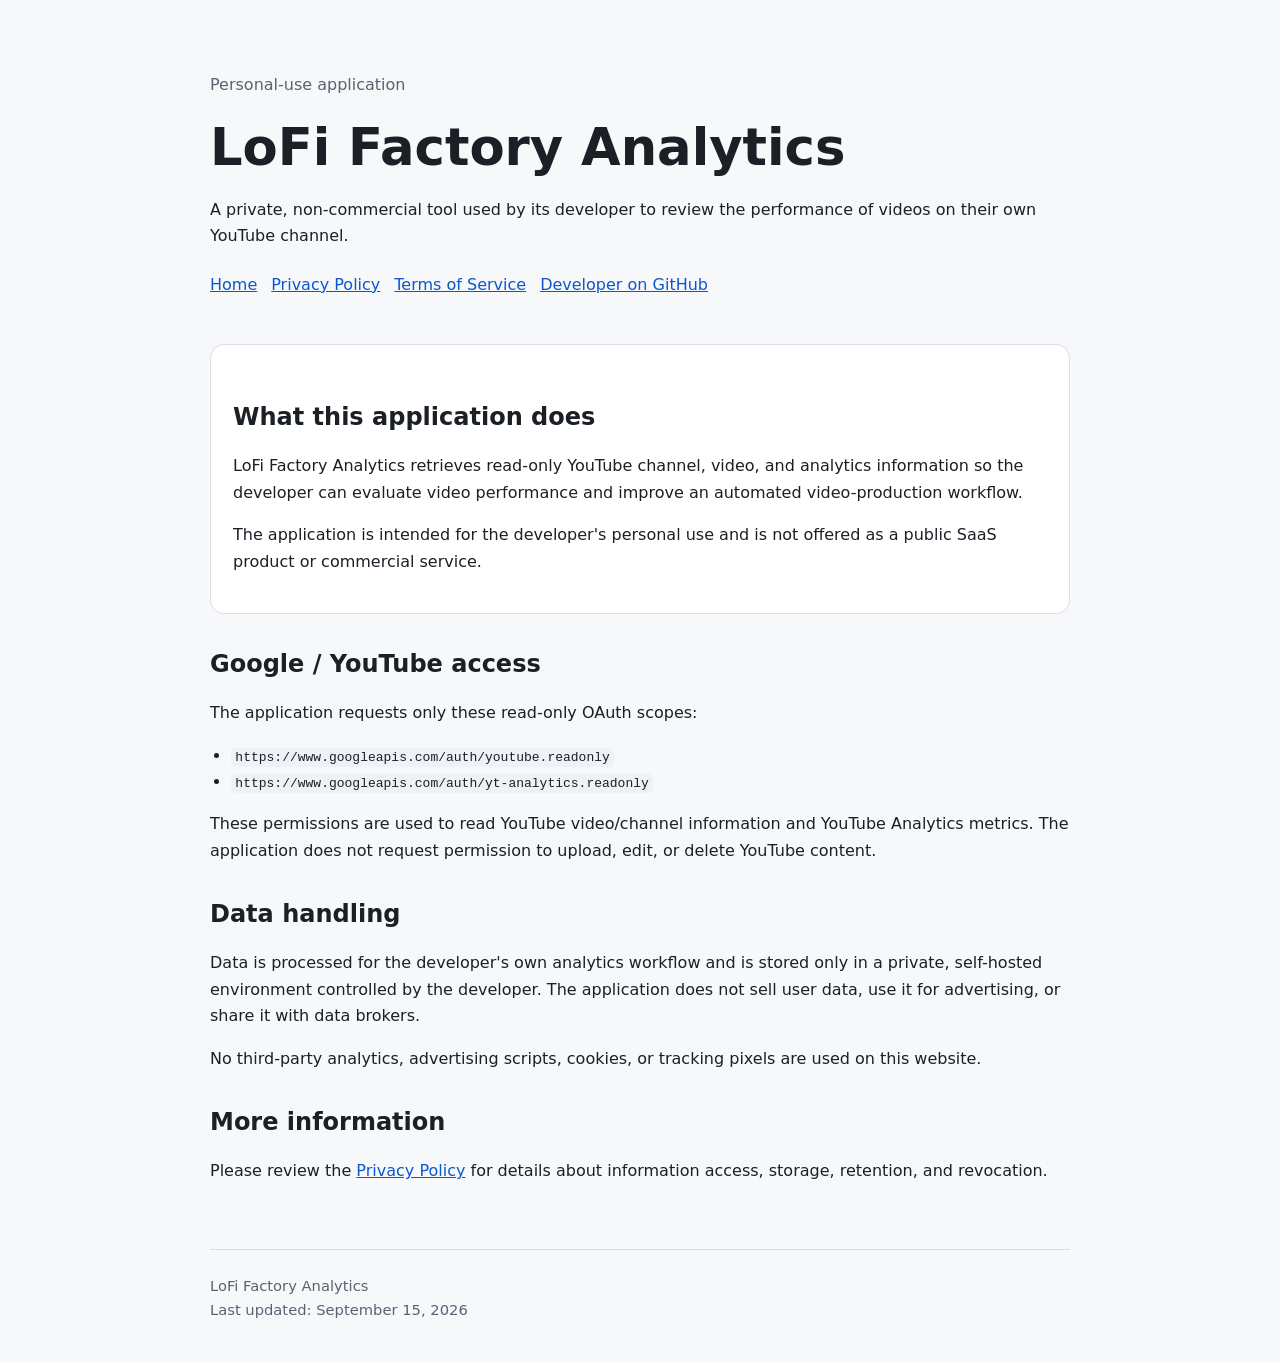
<file: index.html>
<!doctype html>
<html lang="en">
<head>
  <meta charset="utf-8">
  <meta name="viewport" content="width=device-width, initial-scale=1">
  <title>LoFi Factory Analytics</title>
  <meta name="description" content="LoFi Factory Analytics is a personal-use tool for viewing read-only YouTube channel and video analytics.">
  <link rel="stylesheet" href="styles.css">
</head>
<body>
<header>
  <p class="muted">Personal-use application</p>
  <h1>LoFi Factory Analytics</h1>
  <p>A private, non-commercial tool used by its developer to review the performance of videos on their own YouTube channel.</p>
  <nav>
    <a href="./">Home</a>
    <a href="privacy.html">Privacy Policy</a>
    <a href="terms.html">Terms of Service</a>
    <a href="https://github.com/riku48698928-ops">Developer on GitHub</a>
  </nav>
</header>
<main>
  <section class="card">
    <h2>What this application does</h2>
    <p>LoFi Factory Analytics retrieves read-only YouTube channel, video, and analytics information so the developer can evaluate video performance and improve an automated video-production workflow.</p>
    <p>The application is intended for the developer's personal use and is not offered as a public SaaS product or commercial service.</p>
  </section>
  <section>
    <h2>Google / YouTube access</h2>
    <p>The application requests only these read-only OAuth scopes:</p>
    <ul>
      <li><code>https://www.googleapis.com/auth/youtube.readonly</code></li>
      <li><code>https://www.googleapis.com/auth/yt-analytics.readonly</code></li>
    </ul>
    <p>These permissions are used to read YouTube video/channel information and YouTube Analytics metrics. The application does not request permission to upload, edit, or delete YouTube content.</p>
  </section>
  <section>
    <h2>Data handling</h2>
    <p>Data is processed for the developer's own analytics workflow and is stored only in a private, self-hosted environment controlled by the developer. The application does not sell user data, use it for advertising, or share it with data brokers.</p>
    <p>No third-party analytics, advertising scripts, cookies, or tracking pixels are used on this website.</p>
  </section>
  <section>
    <h2>More information</h2>
    <p>Please review the <a href="privacy.html">Privacy Policy</a> for details about information access, storage, retention, and revocation.</p>
  </section>
</main>
<footer>
  <div>LoFi Factory Analytics</div>
  <div>Last updated: September 15, 2026</div>
</footer>
</body>
</html>
</file>
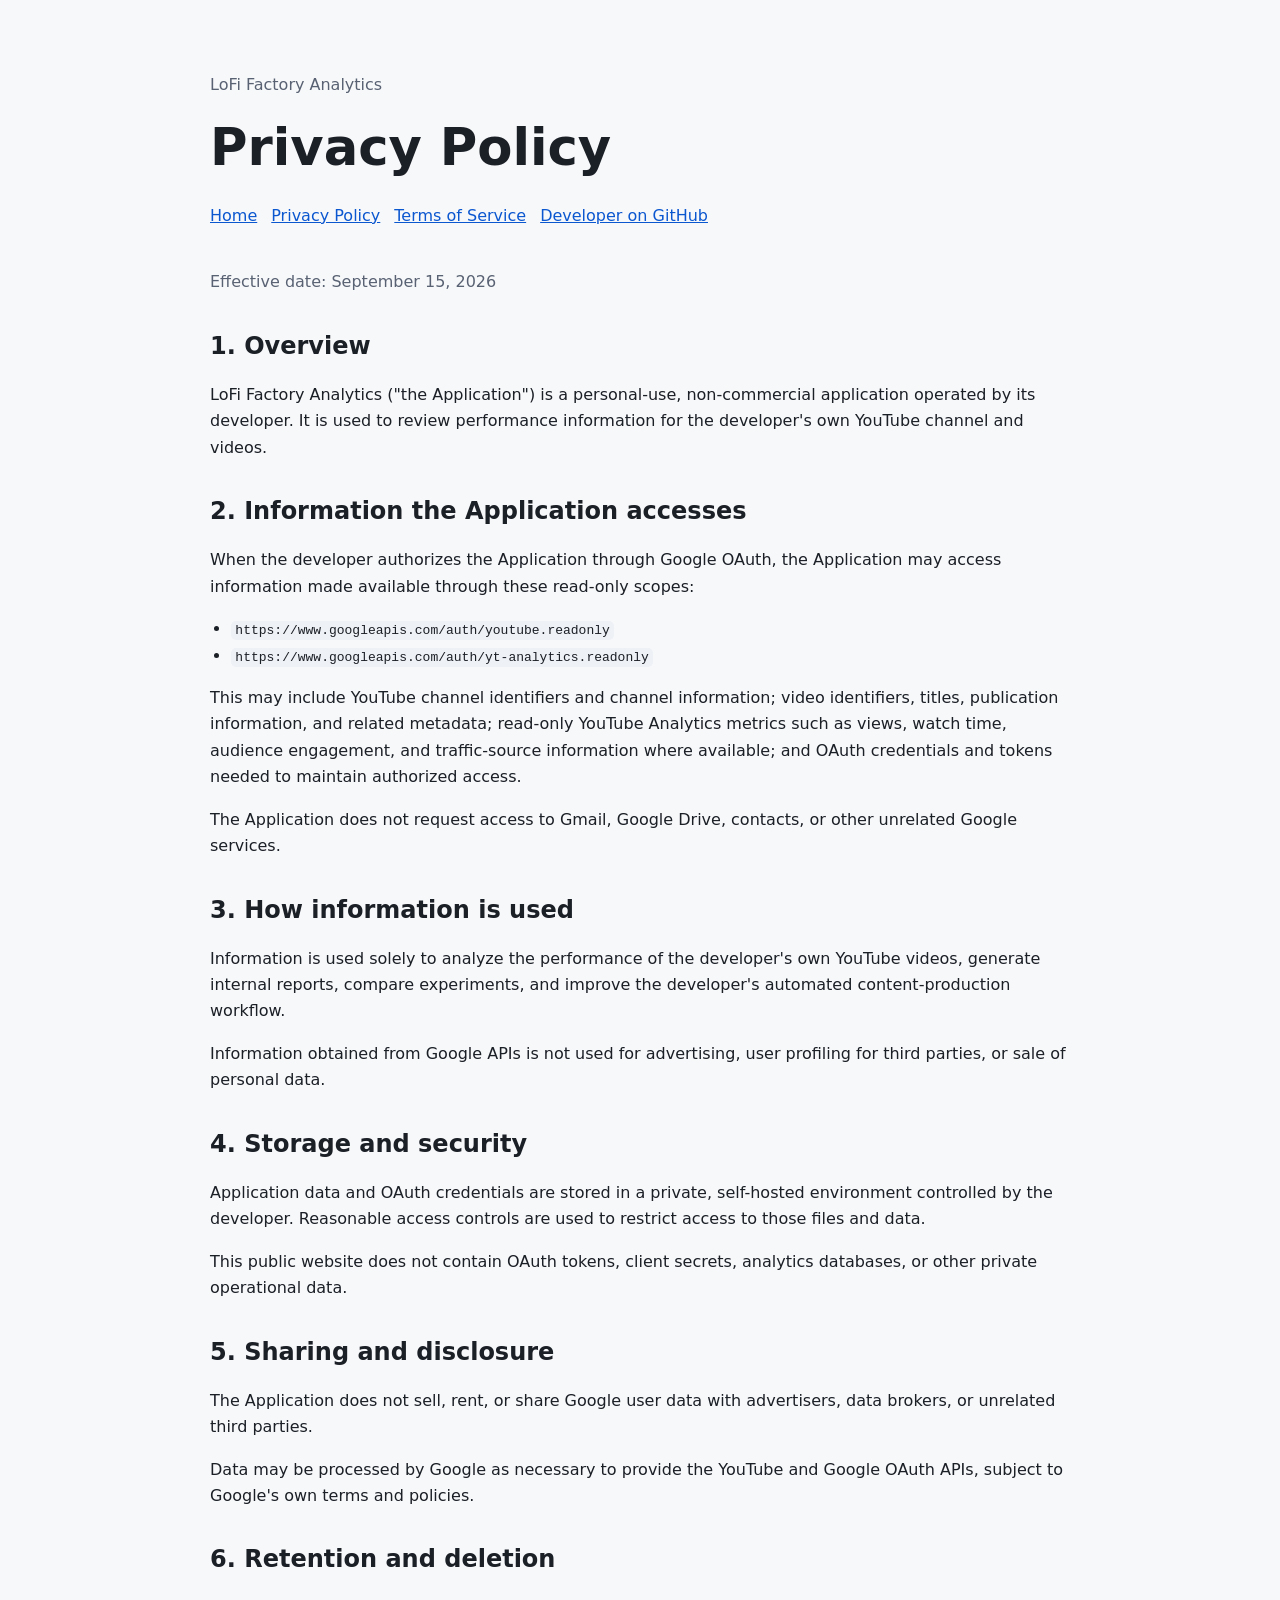
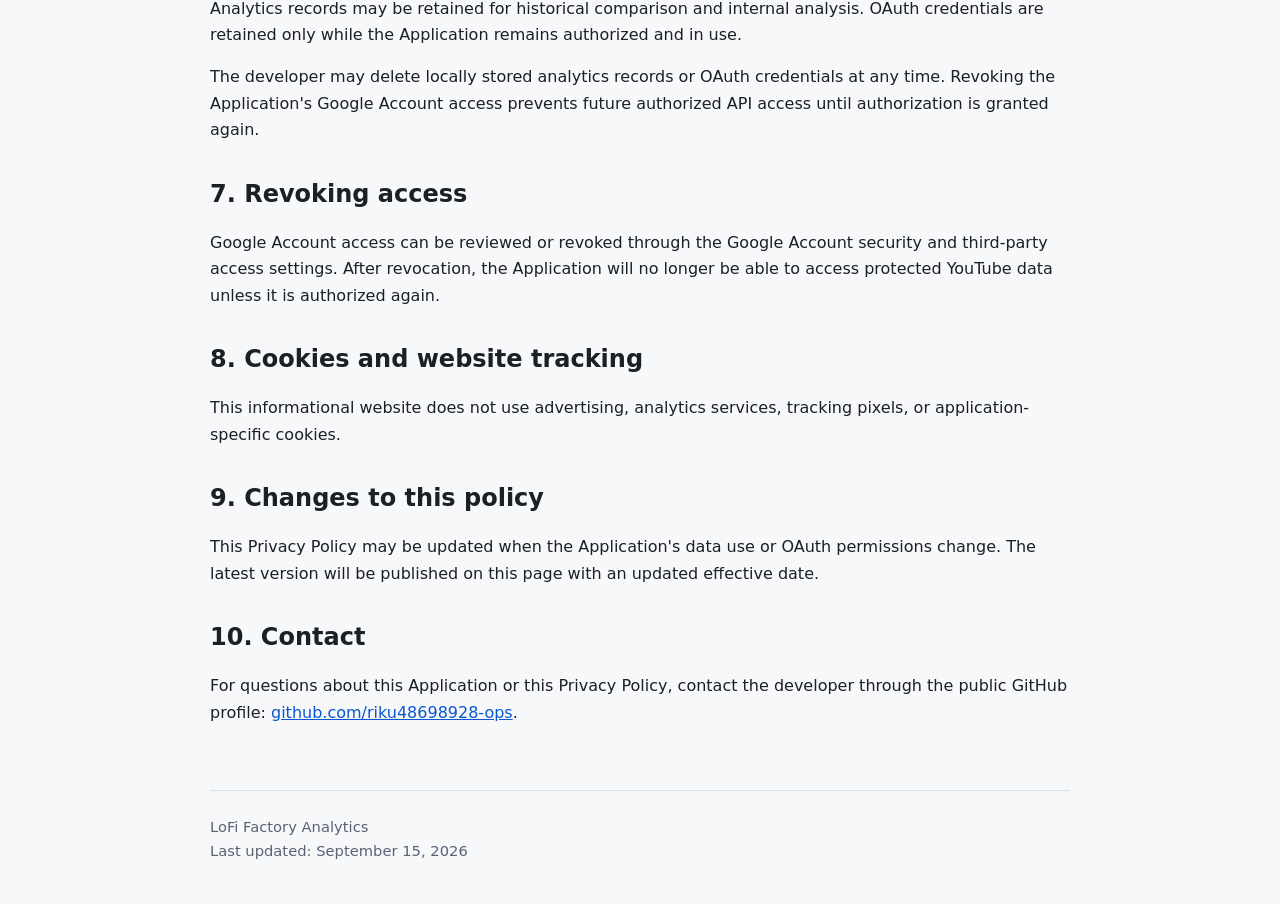
<file: privacy.html>
<!doctype html>
<html lang="en">
<head>
  <meta charset="utf-8">
  <meta name="viewport" content="width=device-width, initial-scale=1">
  <title>Privacy Policy | LoFi Factory Analytics</title>
  <meta name="description" content="Privacy Policy for LoFi Factory Analytics.">
  <link rel="stylesheet" href="styles.css">
</head>
<body>
<header>
  <p class="muted">LoFi Factory Analytics</p>
  <h1>Privacy Policy</h1>
  <nav>
    <a href="./">Home</a>
    <a href="privacy.html">Privacy Policy</a>
    <a href="terms.html">Terms of Service</a>
    <a href="https://github.com/riku48698928-ops">Developer on GitHub</a>
  </nav>
</header>
<main>
  <p class="muted">Effective date: September 15, 2026</p>
  <section><h2>1. Overview</h2><p>LoFi Factory Analytics ("the Application") is a personal-use, non-commercial application operated by its developer. It is used to review performance information for the developer's own YouTube channel and videos.</p></section>
  <section><h2>2. Information the Application accesses</h2><p>When the developer authorizes the Application through Google OAuth, the Application may access information made available through these read-only scopes:</p><ul><li><code>https://www.googleapis.com/auth/youtube.readonly</code></li><li><code>https://www.googleapis.com/auth/yt-analytics.readonly</code></li></ul><p>This may include YouTube channel identifiers and channel information; video identifiers, titles, publication information, and related metadata; read-only YouTube Analytics metrics such as views, watch time, audience engagement, and traffic-source information where available; and OAuth credentials and tokens needed to maintain authorized access.</p><p>The Application does not request access to Gmail, Google Drive, contacts, or other unrelated Google services.</p></section>
  <section><h2>3. How information is used</h2><p>Information is used solely to analyze the performance of the developer's own YouTube videos, generate internal reports, compare experiments, and improve the developer's automated content-production workflow.</p><p>Information obtained from Google APIs is not used for advertising, user profiling for third parties, or sale of personal data.</p></section>
  <section><h2>4. Storage and security</h2><p>Application data and OAuth credentials are stored in a private, self-hosted environment controlled by the developer. Reasonable access controls are used to restrict access to those files and data.</p><p>This public website does not contain OAuth tokens, client secrets, analytics databases, or other private operational data.</p></section>
  <section><h2>5. Sharing and disclosure</h2><p>The Application does not sell, rent, or share Google user data with advertisers, data brokers, or unrelated third parties.</p><p>Data may be processed by Google as necessary to provide the YouTube and Google OAuth APIs, subject to Google's own terms and policies.</p></section>
  <section><h2>6. Retention and deletion</h2><p>Analytics records may be retained for historical comparison and internal analysis. OAuth credentials are retained only while the Application remains authorized and in use.</p><p>The developer may delete locally stored analytics records or OAuth credentials at any time. Revoking the Application's Google Account access prevents future authorized API access until authorization is granted again.</p></section>
  <section><h2>7. Revoking access</h2><p>Google Account access can be reviewed or revoked through the Google Account security and third-party access settings. After revocation, the Application will no longer be able to access protected YouTube data unless it is authorized again.</p></section>
  <section><h2>8. Cookies and website tracking</h2><p>This informational website does not use advertising, analytics services, tracking pixels, or application-specific cookies.</p></section>
  <section><h2>9. Changes to this policy</h2><p>This Privacy Policy may be updated when the Application's data use or OAuth permissions change. The latest version will be published on this page with an updated effective date.</p></section>
  <section><h2>10. Contact</h2><p>For questions about this Application or this Privacy Policy, contact the developer through the public GitHub profile: <a href="https://github.com/riku48698928-ops">github.com/riku48698928-ops</a>.</p></section>
</main>
<footer><div>LoFi Factory Analytics</div><div>Last updated: September 15, 2026</div></footer>
</body>
</html>
</file>
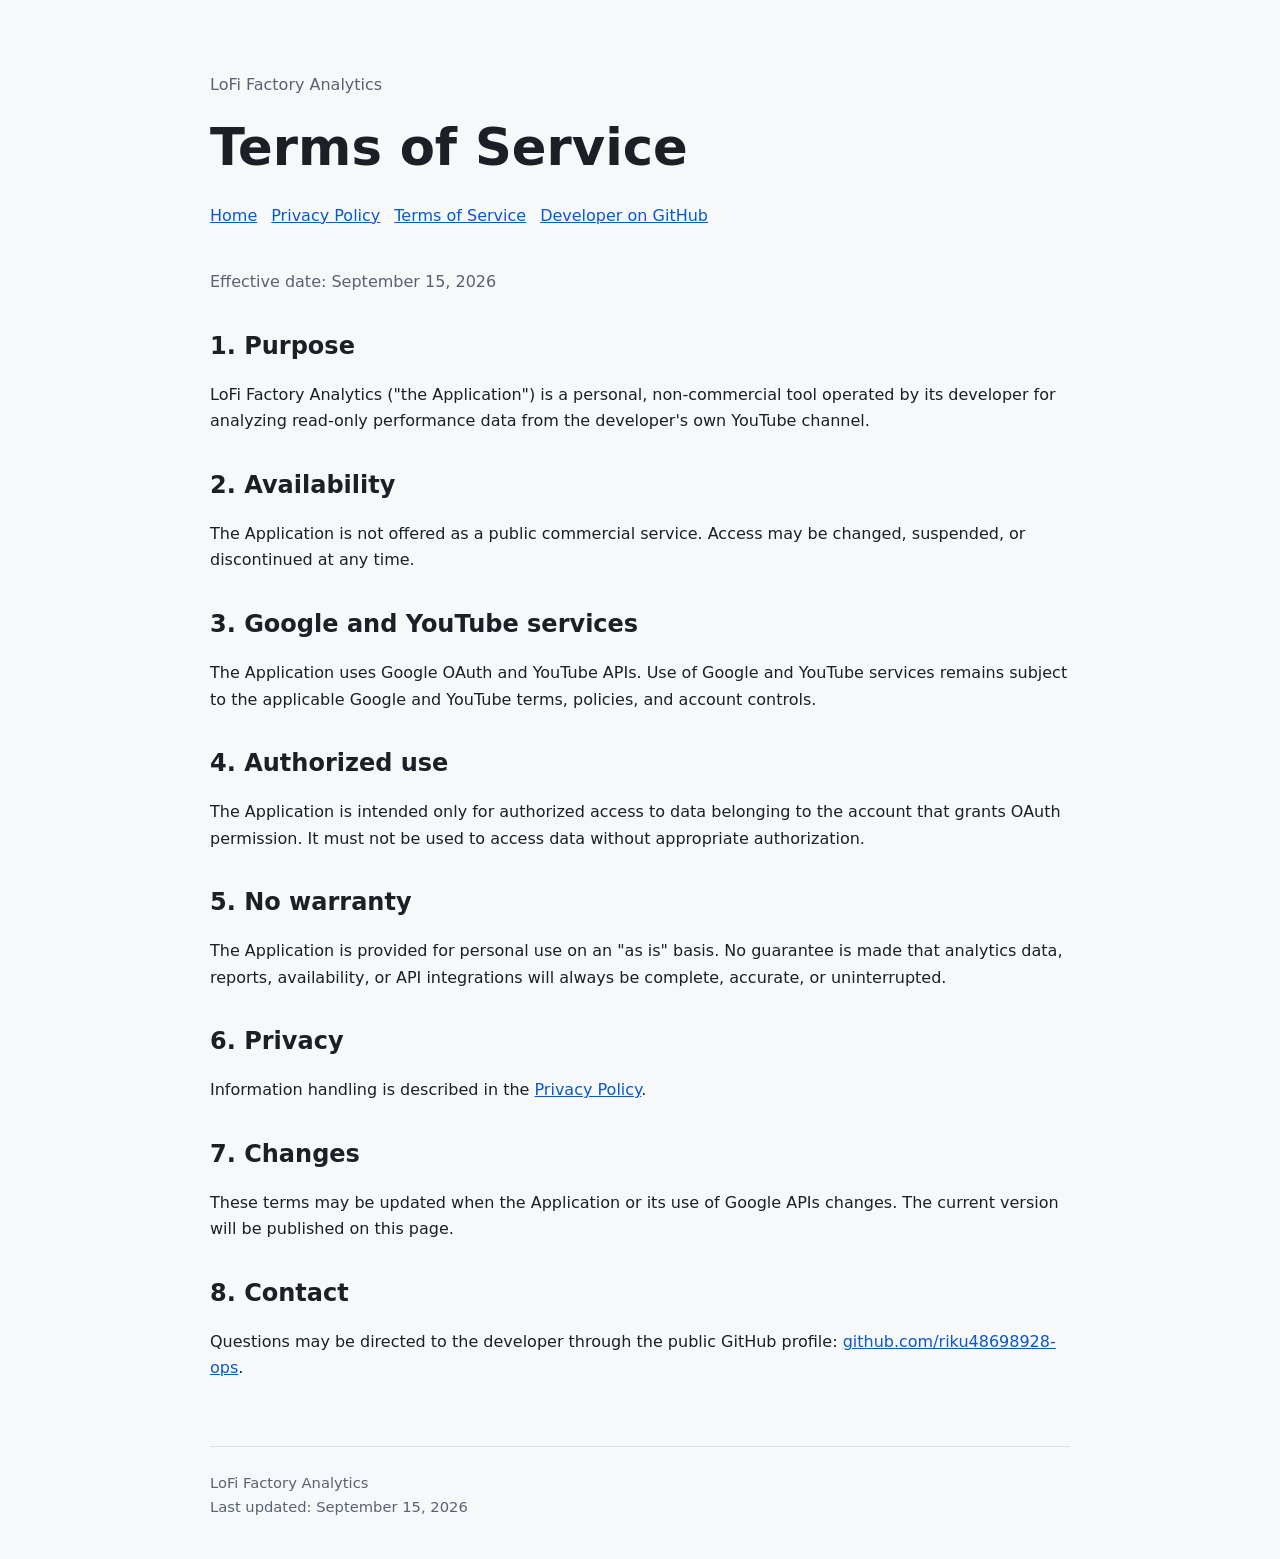
<file: terms.html>
<!doctype html>
<html lang="en">
<head>
  <meta charset="utf-8">
  <meta name="viewport" content="width=device-width, initial-scale=1">
  <title>Terms of Service | LoFi Factory Analytics</title>
  <meta name="description" content="Terms of Service for LoFi Factory Analytics.">
  <link rel="stylesheet" href="styles.css">
</head>
<body>
<header>
  <p class="muted">LoFi Factory Analytics</p>
  <h1>Terms of Service</h1>
  <nav>
    <a href="./">Home</a>
    <a href="privacy.html">Privacy Policy</a>
    <a href="terms.html">Terms of Service</a>
    <a href="https://github.com/riku48698928-ops">Developer on GitHub</a>
  </nav>
</header>
<main>
  <p class="muted">Effective date: September 15, 2026</p>
  <section><h2>1. Purpose</h2><p>LoFi Factory Analytics ("the Application") is a personal, non-commercial tool operated by its developer for analyzing read-only performance data from the developer's own YouTube channel.</p></section>
  <section><h2>2. Availability</h2><p>The Application is not offered as a public commercial service. Access may be changed, suspended, or discontinued at any time.</p></section>
  <section><h2>3. Google and YouTube services</h2><p>The Application uses Google OAuth and YouTube APIs. Use of Google and YouTube services remains subject to the applicable Google and YouTube terms, policies, and account controls.</p></section>
  <section><h2>4. Authorized use</h2><p>The Application is intended only for authorized access to data belonging to the account that grants OAuth permission. It must not be used to access data without appropriate authorization.</p></section>
  <section><h2>5. No warranty</h2><p>The Application is provided for personal use on an "as is" basis. No guarantee is made that analytics data, reports, availability, or API integrations will always be complete, accurate, or uninterrupted.</p></section>
  <section><h2>6. Privacy</h2><p>Information handling is described in the <a href="privacy.html">Privacy Policy</a>.</p></section>
  <section><h2>7. Changes</h2><p>These terms may be updated when the Application or its use of Google APIs changes. The current version will be published on this page.</p></section>
  <section><h2>8. Contact</h2><p>Questions may be directed to the developer through the public GitHub profile: <a href="https://github.com/riku48698928-ops">github.com/riku48698928-ops</a>.</p></section>
</main>
<footer><div>LoFi Factory Analytics</div><div>Last updated: September 15, 2026</div></footer>
</body>
</html>
</file>
<file: styles.css>
:root {
  color-scheme: light dark;
  --bg: #0f1115;
  --panel: #171a21;
  --text: #e8ebf0;
  --muted: #aab2c0;
  --border: #2c3240;
  --accent: #8ab4f8;
  --max: 860px;
}
* { box-sizing: border-box; }
html { font-family: system-ui, -apple-system, BlinkMacSystemFont, "Segoe UI", "Noto Sans JP", sans-serif; line-height: 1.65; }
body { margin: 0; background: var(--bg); color: var(--text); }
header, main, footer { width: min(calc(100% - 32px), var(--max)); margin-inline: auto; }
header { padding: 56px 0 24px; }
main { padding-bottom: 48px; }
footer { border-top: 1px solid var(--border); padding: 24px 0 40px; color: var(--muted); font-size: 0.92rem; }
h1, h2, h3 { line-height: 1.3; }
h1 { font-size: clamp(2rem, 5vw, 3.2rem); margin: 0 0 12px; }
h2 { margin-top: 2.2rem; }
a { color: var(--accent); }
nav { display: flex; flex-wrap: wrap; gap: 14px; margin-top: 22px; }
.card { background: var(--panel); border: 1px solid var(--border); border-radius: 14px; padding: 22px; margin: 22px 0; }
.muted { color: var(--muted); }
code { background: #20242d; padding: 0.15em 0.35em; border-radius: 5px; }
ul { padding-left: 1.3rem; }
@media (prefers-color-scheme: light) {
  :root { --bg: #f7f8fa; --panel: #ffffff; --text: #1b1f26; --muted: #596273; --border: #d8dde6; --accent: #0b57d0; }
  code { background: #eef1f5; }
}
</file>
